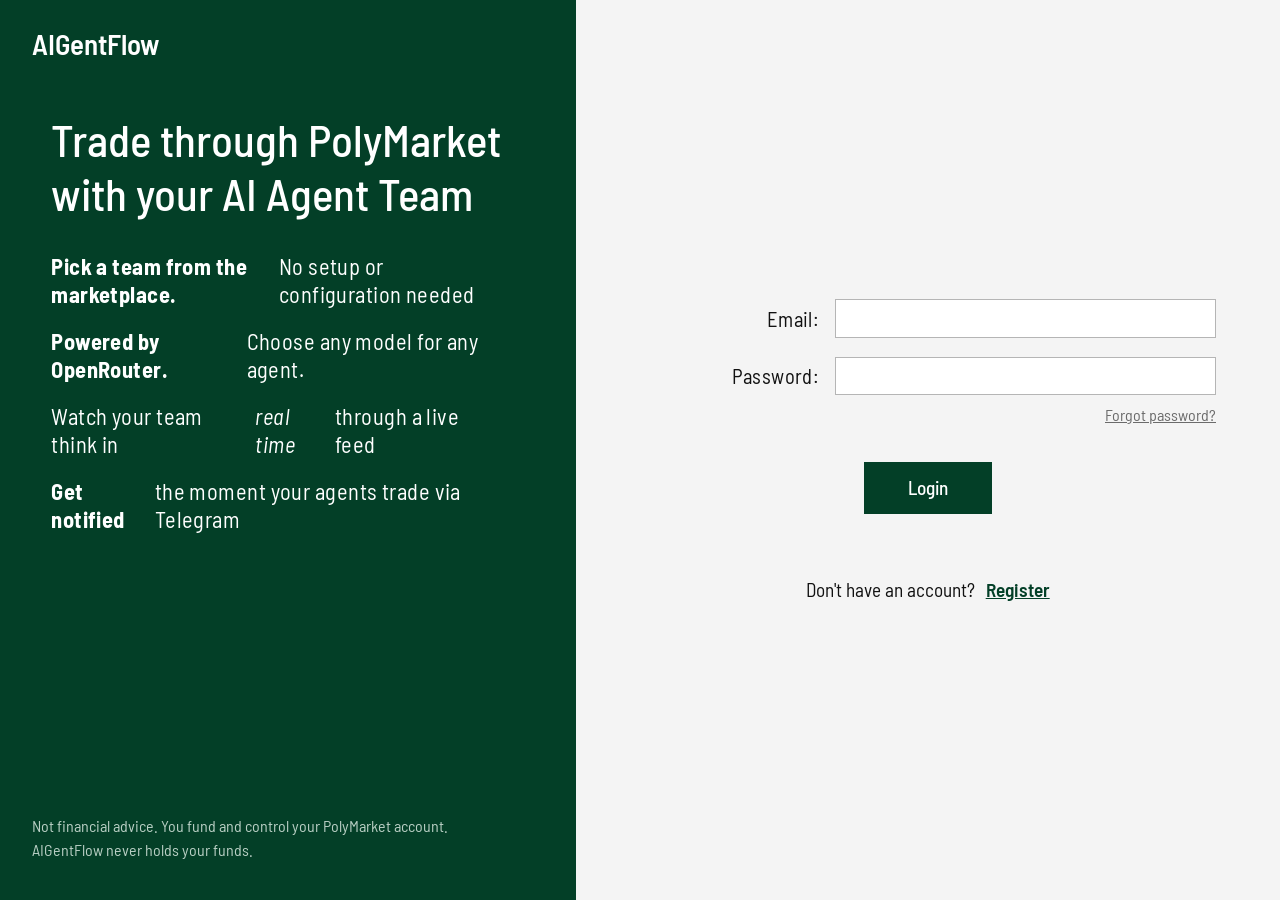
<file: index.html>
<!DOCTYPE html>
<html lang="en">
    <head>
        <meta charset="UTF-8">
        <meta name="viewport" content="width=device-width, initial-scale=1">
        <title>AIGentFlow - Login</title>
        <link rel="preconnect" href="https://fonts.googleapis.com">
        <link rel="preconnect" href="https://fonts.gstatic.com" crossorigin>
        <link href="https://fonts.googleapis.com/css2?family=Barlow+Semi+Condensed:wght@400;500;600&display=swap" rel="stylesheet">
        <link rel="stylesheet" href="./assets/styles/main.css">
    </head>

    <body class="page-login">
        <main class="auth">

            <!-- Website info -->
            <section class="info">
                <div class="info__logo">AIGentFlow</div>

                <h1 class="info__title">Trade through PolyMarket with your AI Agent Team</h1>

                <ul class="features">
                    <li><strong>Pick a team from the marketplace.</strong> No setup or configuration needed</li>
                    <li><strong>Powered by OpenRouter.</strong> Choose any model for any agent.</li>
                    <li>Watch your team think in <i>real time</i> through a live feed</li>
                    <li><strong>Get notified</strong> the moment your agents trade via Telegram</li>
                </ul>

                <p class="info__disclaimer">
                    Not financial advice. You fund and control your PolyMarket account. AIGentFlow never holds your funds.
                </p>
            </section>

            <!-- Login form -->
            <section class="login">
                <form id="login-form" class="login__form" novalidate>
                    <div class="field">
                        <label for="email">Email:</label>
                        <input class="input" type="email" id="email" name="email" autocomplete="email" required>
                    </div>

                    <div class="field">
                        <label for="password">Password:</label>
                        <input class="input" type="password" id="password" name="password" autocomplete="current-password" required>
                    </div>

                    <!-- added a placeholder # link for resetting password -->
                    <a class="login__forgot" href="#">Forgot password?</a>

                    <p id="form-error" class="login__error" role="alert" hidden></p>

                    <button type="submit" class="btn btn--lg">Login</button>

                    <p class="login__register">
                        Don't have an account? <a href="register.html">Register</a>
                    </p>
                </form>
            </section>

        </main>
        <!-- Needed for calling redirectifLoggedIn (utilizes session ID to skip login page) -->
        <script src="./assets/scripts/auth.js"></script>
        <script type="module" src="./assets/scripts/main.js"></script>
        <script>
            redirectIfLoggedIn();
        </script>
    </body>
</html>
</file>
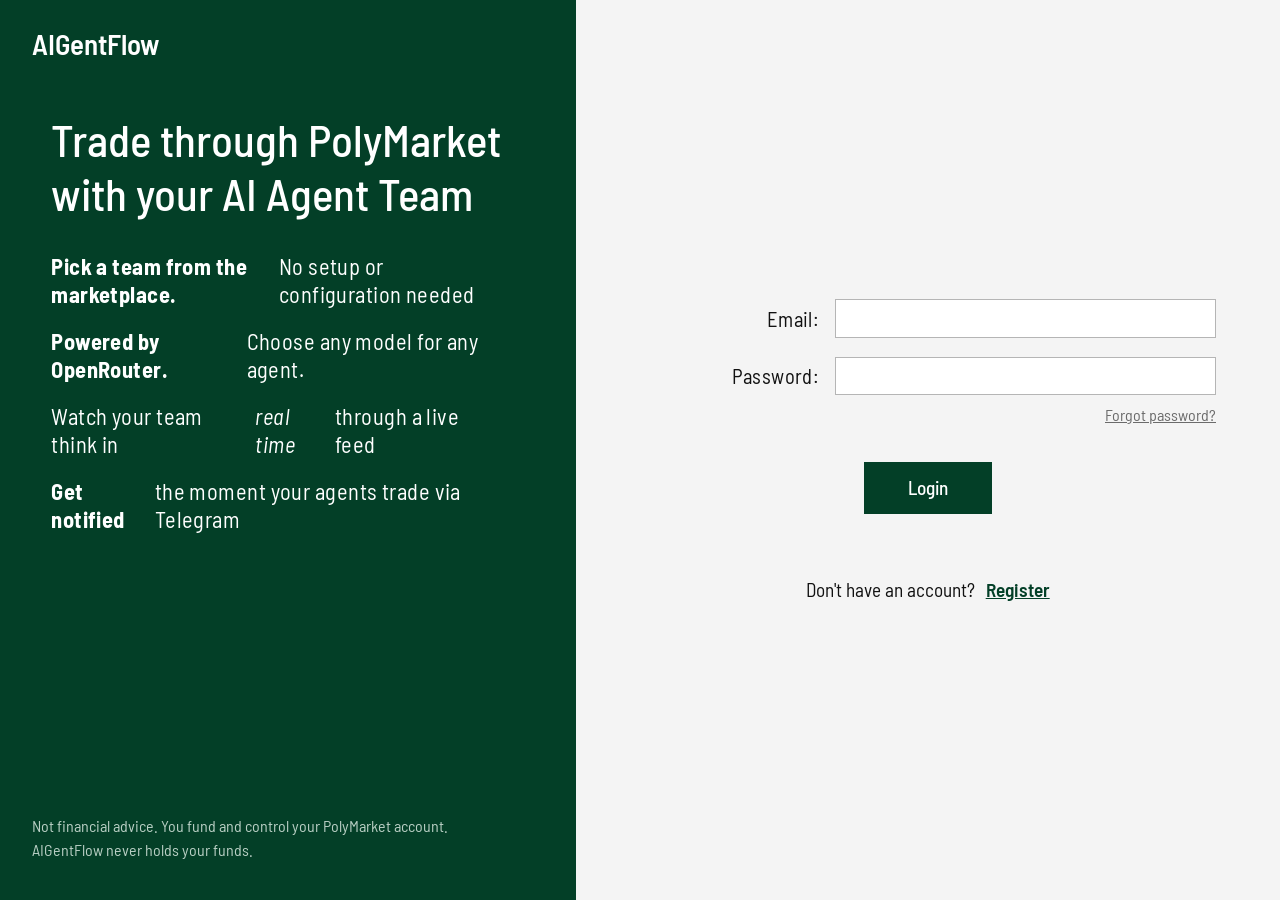
<file: admin.html>
<!DOCTYPE html>
<html lang="en">
    <head>
        <style>html { visibility: hidden; }</style>
        <script src="./assets/scripts/auth.js"></script>
        <script>
            const authReady = requireAuth();
        </script>
        <meta charset="UTF-8">
        <meta name="viewport" content="width=device-width, initial-scale=1">
        <title>AIGentFlow - Admin Panel</title>
        <link rel="preconnect" href="https://fonts.googleapis.com">
        <link rel="preconnect" href="https://fonts.gstatic.com" crossorigin>
        <link href="https://fonts.googleapis.com/css2?family=Barlow+Semi+Condensed:wght@400;500;600&display=swap" rel="stylesheet">
        <link rel="stylesheet" href="./assets/styles/main.css">
    </head>

    <body class="page-admin" data-requires-admin="true">
        <nav class="navbar" aria-label="Main">
            <a class="navbar__logo">AIGentFlow</a>

            <ul class="navbar__links">
                <li><a class="navbar__link" href="dashboard.html">Dashboard</a></li>
                <li><a class="navbar__link" href="marketplace.html">Marketplace</a></li>
                <li><a class="navbar__link" href="settings.html">Settings</a></li>
                <li id="admin-nav-item" hidden><a class="navbar__link" href="admin.html" aria-current="page">Admin</a></li>
            </ul>

            <div class="navbar__user">
                <button type="button" class="user-menu__toggle" id="user-menu-toggle"
                        aria-expanded="false" aria-controls="user-menu">
                    <span id="nav-username">username</span>
                    <span class="user-menu__caret" aria-hidden="true">▾</span>
                </button>

                <ul class="user-menu" id="user-menu" hidden>
                    <li><button type="button" class="user-menu__item" id="logout-btn">Log out</button></li>
                </ul>
            </div>
        </nav>

        <main class="container" id="admin-content" hidden>
            <header class="page-header">
                <div>
                    <h1 class="page-title">Admin Control Panel</h1>
                    <p class="page-description">
                        Search users and manage account access.
                    </p>
                </div>

                <button class="btn" id="refresh-users" type="button">
                    Refresh users
                </button>
            </header>

            <section class="card" aria-labelledby="users-heading">
                <div class="user-list-header">
                    <div>
                        <h2 class="card__title" id="users-heading">Users</h2>
                        <p class="hint" id="user-count">Loading users…</p>
                    </div>

                    <div class="search-field">
                        <label for="user-search">Search users</label>
                        <input
                            class="input"
                            id="user-search"
                            type="search"
                            placeholder="Search by username, uid, role, or ban message"
                            autocomplete="off"
                        >
                    </div>
                </div>

                <p
                    class="status"
                    id="admin-status"
                    role="status"
                    aria-live="polite"
                ></p>

                <div class="table-wrapper">
                    <table class="user-table">
                        <caption class="visually-hidden">
                            User accounts and administrative controls
                        </caption>

                        <thead>
                            <tr>
                                <th scope="col">Member</th>
                                <th scope="col">Role</th>
                                <th scope="col">Ban status</th>
                                <th scope="col">Ban details (UTC)</th>
                                <th scope="col">Actions</th>
                            </tr>
                        </thead>

                        <tbody id="user-table-body">
                            <tr>
                                <td colspan="5">Loading users…</td>
                            </tr>
                        </tbody>
                    </table>
                </div>

                <p class="empty-state" id="empty-state" hidden>
                    No users match your search.
                </p>
            </section>
        </main>
        <div class="container" id="admin-loading" role="status">
            Checking administrator access…
        </div>
        <dialog class="modal" id="ban-dialog">
            <form class="modal__content" id="ban-form">
                <header class="modal__header">
                    <div>
                        <h2 class="modal__title">Ban member</h2>
                        <p id="ban-member-name"></p>
                    </div>

                    <button
                        class="btn btn--secondary"
                        id="close-ban-dialog"
                        type="button"
                        aria-label="Close ban dialog"
                    >
                        Close
                    </button>
                </header>

                <input id="ban-user-id" name="user_id" type="hidden">

                <fieldset class="form-group">
                    <legend>Ban type</legend>

                    <label>
                        <input
                            type="radio"
                            name="ban_type"
                            value="temporary"
                            checked
                        >
                        Temporary
                    </label>

                    <label>
                        <input
                            type="radio"
                            name="ban_type"
                            value="permanent"
                        >
                        Permanent
                    </label>
                </fieldset>

                <div class="form-group" id="ban-end-group">
                    <label for="ban-end-time">Ban ends</label>
                    <input
                        class="input"
                        id="ban-end-time"
                        name="end_time"
                        type="datetime-local"
                        required
                    >
                </div>

                <div class="form-group">
                    <label for="ban-reason">Reason</label>
                    <textarea
                        class="input"
                        id="ban-reason"
                        name="reason"
                        rows="4"
                        maxlength="500"
                        required
                    ></textarea>
                </div>

                <p
                    class="status"
                    id="ban-form-status"
                    role="status"
                    aria-live="polite"
                ></p>

                <div class="modal__actions">
                    <button
                        class="btn btn--secondary"
                        id="cancel-ban"
                        type="button"
                    >
                        Cancel
                    </button>

                    <button class="btn btn--danger" type="submit">
                        Confirm ban
                    </button>
                </div>
            </form>
        </dialog>
        <dialog class="modal" id="teams-dialog" aria-labelledby="teams-dialog-title">
            <form class="modal__content" id="teams-form">
                <header class="modal__header">
                    <div>
                        <h2 class="modal__title" id="teams-dialog-title">Manage agent teams</h2>
                        <p id="teams-member-name"></p>
                    </div>

                    <button
                        class="btn btn--secondary"
                        id="close-teams-dialog"
                        type="button"
                        aria-label="Close agent teams dialog"
                    >
                        Close
                    </button>
                </header>

                <input id="teams-user-id" name="user_id" type="hidden">

                <fieldset class="form-group teams-fieldset">
                    <legend>Agent teams</legend>
                    <div class="teams-list" id="teams-list"></div>
                    <p class="empty-state" id="teams-empty" hidden>
                        No agent teams available.
                    </p>
                </fieldset>

                <p
                    class="status"
                    id="teams-form-status"
                    role="status"
                    aria-live="polite"
                ></p>

                <div class="modal__actions">
                    <button class="btn btn--secondary" id="cancel-teams" type="button">
                        Cancel
                    </button>
                    <button class="btn" id="save-teams" type="submit" disabled>
                        Save
                    </button>
                </div>
            </form>
        </dialog>
        <script type="module" src="./assets/scripts/admin.js"></script>
        <script>
            authReady.then(user => { if (user) renderNavbar(user); });
        </script>
    </body>
</html>
</file>
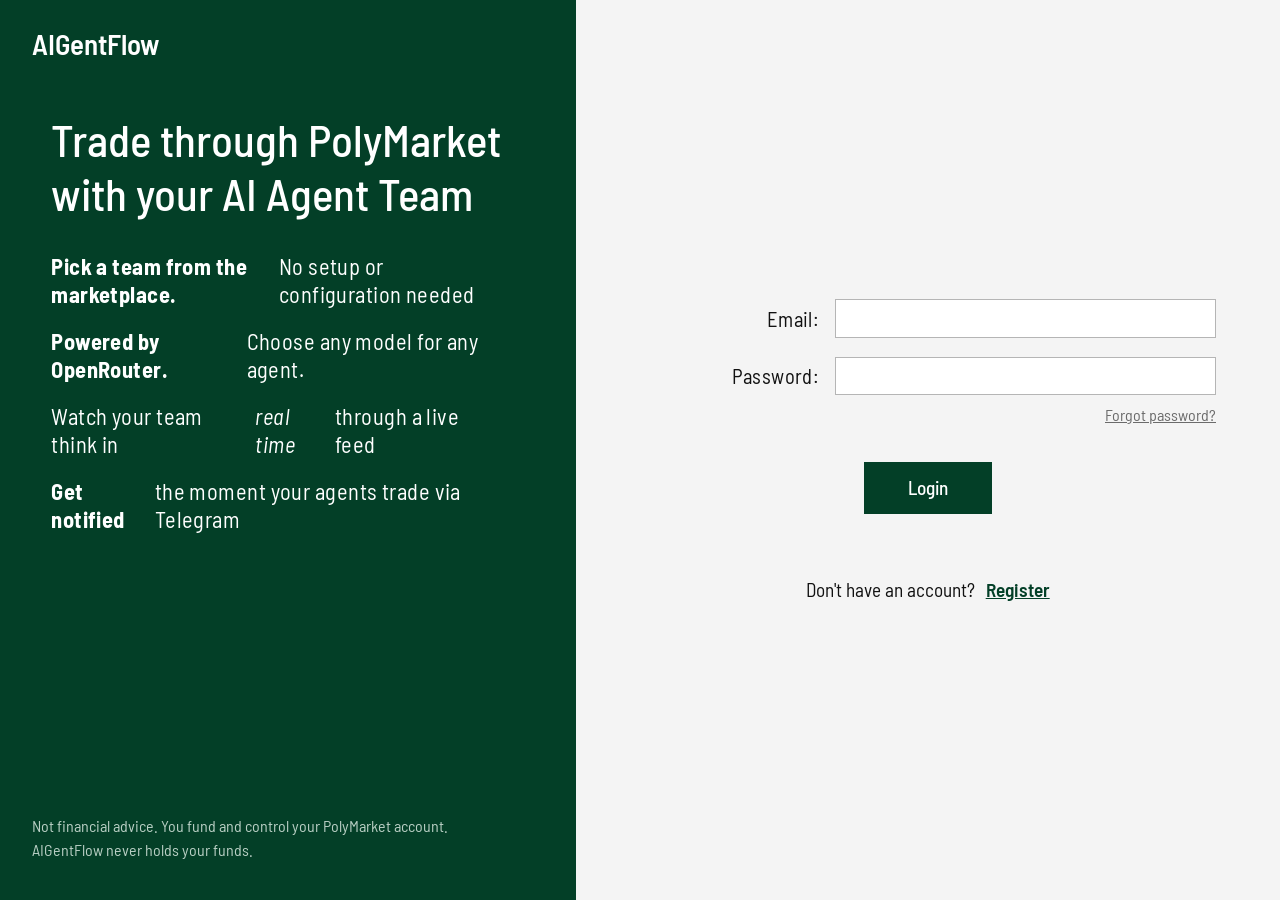
<file: dashboard.html>
<!DOCTYPE html>
<html lang="en">
    <head>
        <style>html { visibility: hidden; }</style>
        <script src="./assets/scripts/auth.js"></script>
        <script>
            const authReady = requireAuth();
        </script>
        <meta charset="UTF-8">
        <meta name="viewport" content="width=device-width, initial-scale=1">
        <title>AIGentFlow - My Dashboard</title>
        <link rel="preconnect" href="https://fonts.googleapis.com">
        <link rel="preconnect" href="https://fonts.gstatic.com" crossorigin>
        <link href="https://fonts.googleapis.com/css2?family=Barlow+Semi+Condensed:wght@400;500;600&display=swap" rel="stylesheet">
        <link rel="stylesheet" href="./assets/styles/main.css">
    </head>
    
    <body class="page-dashboard">

        <nav class="navbar" aria-label="Main">
            <a class="navbar__logo">AIGentFlow</a>

            <ul class="navbar__links">
                <li><a class="navbar__link" href="dashboard.html" aria-current="page">Dashboard</a></li>
                <li><a class="navbar__link" href="marketplace.html">Marketplace</a></li>
                <li><a class="navbar__link" href="settings.html">Settings</a></li>
                <li id="admin-nav-item" hidden><a class="navbar__link" href="admin.html">Admin</a></li>
            </ul>

            <div class="navbar__user">
                <button type="button" class="user-menu__toggle" id="user-menu-toggle"
                        aria-expanded="false" aria-controls="user-menu">
                    <span id="nav-username">username</span>
                    <span class="user-menu__caret" aria-hidden="true">▾</span>
                </button>

                <ul class="user-menu" id="user-menu" hidden>
                    <li><button type="button" class="user-menu__item" id="logout-btn">Log out</button></li>
                </ul>
            </div>
        </nav>

        <main class="container">
            <h1 class="page-title">Dashboard</h1>
        
            <!-- Portfolio summary and historical graph -->
<section class="stats" aria-label="Portfolio Summary">

    <div class="card portfolio-card">

        <div class="portfolio-card__header">
            <div>
                <h2 class="portfolio-card__title">
                    Portfolio Value
                </h2>

                <span class="portfolio-card__mode">
                    Paper Trading
                </span>
            </div>

            <span class="portfolio-card__value"
                  id="portfolio-value">—</span>
        </div>

        <div class="chart" id="chart-wrap" hidden>

            <canvas id="portfolio-chart"
                    role="img"
                    aria-label="Portfolio value over time"
                    hidden>
            </canvas>

            <p class="empty" id="chart-empty" hidden>
                No paper portfolio history yet.
            </p>

        </div>

    </div>

</section>
        
            <div class="dashboard-grid">
        
                <!-- team information -->
                <section aria-labelledby="teams-heading">
                    <h2 class="section-title" id="teams-heading">Your Teams</h2>
                    <div id="team-list"></div>
                    <p class="empty" id="teams-empty">
                        You don't own any teams yet. <a class="link" href="marketplace.html">Browse the marketplace</a> to get started.
                    </p>
                </section>
            
                <!-- live feed + recent activity -->
                <div>
                    <section class="card" id="live-feed" aria-labelledby="feed-heading">
                        <h2 class="card__title" id="feed-heading">Live Feed</h2>
                        <ul class="feed" id="feed-list">
                            
                        </ul>

                            <p class="empty" id="feed-empty">No activity to be shown.</p>
                        
                            <div class="card__footer" id="feed-footer" hidden>
                                <button type="button" class="card__btn" id="expand-btn">Expand</button>
                            </div>
                    </section>
            
                    <section class="card" style="margin-top:1.5rem" aria-labelledby="activity-heading">
                        <h2 class="card__title" id="activity-heading">Recent Activity</h2>
                        <table class="table">
                            <thead>
                            <tr><th>Market</th><th>Outcome</th><th>Quantity</th><th>Status</th><th>Placed At</th></tr>
                            </thead>
                            <tbody id="activity-body"></tbody>
                        </table>
                        <p class="empty" id="activity-empty">No trades yet.</p>

                        <!-- option to see earlier activity; this'll only start showing up after a sufficient amount of trades have been made -->
                        <div class="card__footer" id="activity-footer" hidden>
                            <button type="button" class="card__btn" data-action="view-feed">View Earlier Activity</button>
                        </div>
                    </section>
                </div>
            </div>
        </main>

        <!-- template for team cards -->
        <template id="team-template">
            <article class="card team-card">

                <!-- card header, contains the team's title and a toggle to make the team active/inactive -->
                <div class="team-card__margin">
                    <div class="team-card__title">
                        <h3 class="team-card__name" data-field="team_name">Example Team</h3>
                    </div>
                    
                    <div class="team-card__status">
                        <span class="status-text" data-field="active_status">Inactive</span>
                        <label class="toggle">
                            <input type="checkbox">
                            <span class="toggle__track"></span>
                        </label>
                    </div>
                </div>
                
                <!-- number of agents, team's last activity, and daily cap -->
                <p class="team-card__data"><span data-field="numAgents">0</span> agents -- Ran <span data-field="lastRun">0 seconds ago</span></p>
                <p class="team-card__cap">Daily cap -- <strong><span data-field="tradesToday">0</span> of <span data-field="userCap">0</span></strong> today</p>
                
                <!-- user-set cap with buttons to adjust it -->
                <div class="team-card__limit">
                    <div>Your cap for this team<br>Max <strong><span data-field="maxCap">0</span>/day</strong> -- set by AIGentFlow</div>
                    
                    <div class="stepper">
                        <button type="button" class="stepper__btn" data-action="decrement-cap" aria-label="Decrement cap">-</button>

                        <span class="stepper__value" data-field="userCap"></span>

                        <button type="button" class="stepper__btn" data-action="increment-cap" aria-label="Increment cap">+</button>
                    </div>
                    
                </div>

                <!-- footer of card, contains buttons for configuring agents and live feed selection -->
                <div class="team-card__margin">
                    <!-- clicking this will bring up a modal for the user to select which models they'd like their agents to use -->
                    <button type="button" class="card__btn" data-action="configure-agents">Configure Agents</button>
                    
                    <!-- clicking this will bring up the live feed for the team -->
                    <button type="button" class="card__btn" data-action="view-feed">View Live Feed</button>
                </div>
            </article>
        </template>

        <!-- template for messages viewed from the live feed card -->
        <template id="feed-item-template">
            <!-- time, bullet point, and message -->
            <li class="feed__item">
                <time data-field="time">00:00</time>
                <span class="feed__dot" data-dot></span>
                <span data-field="summary">Example message</span>
            </li>
        </template>

        <!-- template for messages viewed after expanding the live feed window -->
        <template id="feed-message-template">
            <div class="feed-msg">
                <time class="feed-msg__time" data-field="time">00:00</time>
                <span class="feed-msg__dot" data-dot></span>
                <p class="feed-msg__text" data-field="text">Example message</p>
            </div>
        </template>

        <!-- Agent configuration modal, allows users to change an agent's name as well as the model it uses -->
        <dialog class="modal" id="agents-dialog" aria-labelledby="agents-title">
            <form class="modal__content">

                <h2 class="modal__header" id="agents-title">Agent Configuration</h2>

                <!-- select dropdown of which agent to configure -->
                <fieldset class="form-group">
                    <div class="modal__actions">
                        <label for="agent-select">Agent:</label>

                        <select class="input select" id="agent-select">
                        </select>
                    </div>
                </fieldset>
      
                <!-- input textbox for the agent's name -->
                <fieldset class="form-group">
                    <div class="modal__actions">
                        <label for="agent-name">Name:</label>

                        <input class="input" type="text" maxlength="50" id="agent-name" readonly>
                    </div>
                </fieldset>

                <!-- select dropdown of which language model to use for that agent -->
                <fieldset class="form-group">
                    <div class="modal__actions">
                        <label for="agent-model">Model:</label>

                        <select class="input select" id="agent-model">
                        </select>
                    </div>
                </fieldset>

                <div class="agents-modal__footer">
                    <button type="button" class="btn" id="agents-cancel">Cancel</button>
                    <button type="button" class="btn" id="agents-save">Save</button>
                </div>
            </form>
        </dialog>

        <!-- expanded feed window -->
        <dialog class="feed-modal" id="feed-dialog" aria-labelledby="feed-modal-title">
            <header class="feed-modal__header">
                <h2 class="feed-modal__title" id="feed-modal-title">Live Feed</h2>
                <button type="button" class="btn" id="feed-close" aria-label="Close live feed">Close</button>
            </header>
        
            <div class="feed-modal__layout">
                <!-- navigation menu to switch between teams from the expanded window -->
                <nav aria-label="Teams">
                    <ul class="feed-modal__teams" id="feed-teams">
                        
                    </ul>
                </nav>

                <!-- section to view the messages agents send -->
                <div class="feed-modal__messages" id="feed-messages" role="log" aria-label="Agent messages">
                    
                </div>
            </div>
        </dialog>

        <!--Displays information about a purchased team-->
        <dialog class="modal" id="team-details-dialog">

                <div class="modal__content">
                    <h2 class="modal__header" id="details-team-name">
                        Team Details
                    </h2>

                    <p>
                        <strong>Status: </strong>
                        <span id= "details-team-status"></span>
                    </p>

                    <p>
                        <strong>Daily Trading Cap: </strong>
                        <span id= "details-team-cap"></span>
                    </p>

                    <p>
                        <strong>Team ID: </strong>
                        <span id= "details-team-id"></span>
                    </p>

                    <div class= "agents-modal__footer">
                        <button type="button" class="btn"
                            id="details-close"> Close </button>
                    </div>
                </div>
        </dialog>
        <script type="module" src="./assets/scripts/main.js"></script>
        <script type="module" src="./assets/scripts/dashboard.js"></script>
        <script>
            authReady.then(user => { if (user) renderNavbar(user); });
        </script>
    </body>
</html>
</file>
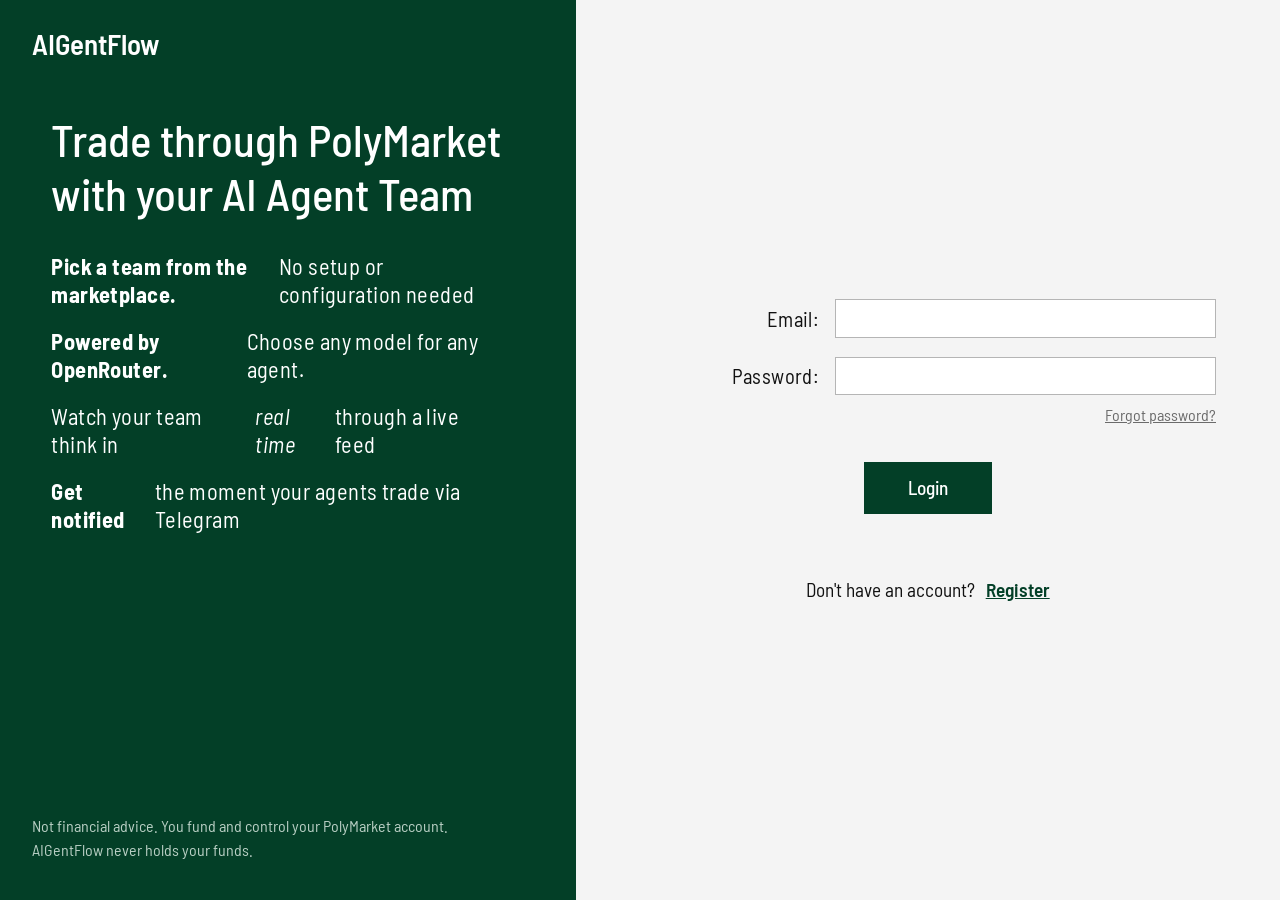
<file: marketplace.html>
<!DOCTYPE html>
<html lang="en">
    <head>
        <style>html { visibility: hidden; }</style>
        <script src="./assets/scripts/auth.js"></script>
        <script>
            const authReady = requireAuth();
        </script>
        <meta charset="UTF-8">
        <meta name="viewport" content="width=device-width, initial-scale=1">
        <title>AIGentFlow - Marketplace</title>
        <link rel="preconnect" href="https://fonts.googleapis.com">
        <link rel="preconnect" href="https://fonts.gstatic.com" crossorigin>
        <link href="https://fonts.googleapis.com/css2?family=Barlow+Semi+Condensed:wght@400;500;600&display=swap" rel="stylesheet">
        <link rel="stylesheet" href="./assets/styles/main.css">
    </head>

    <body class="page-marketplace">

        <nav class="navbar" aria-label="Main">
            <a class="navbar__logo">AIGentFlow</a>

            <ul class="navbar__links">
                <li><a class="navbar__link" href="dashboard.html">Dashboard</a></li>
                <li><a class="navbar__link" href="marketplace.html" aria-current="page">Marketplace</a></li>
                <li><a class="navbar__link" href="settings.html">Settings</a></li>
                <li id="admin-nav-item" hidden><a class="navbar__link" href="admin.html">Admin</a></li>
            </ul>

            <div class="navbar__user">
                <button type="button" class="user-menu__toggle" id="user-menu-toggle"
                        aria-expanded="false" aria-controls="user-menu">
                    <span id="nav-username">username</span>
                    <span class="user-menu__caret" aria-hidden="true">▾</span>
                </button>

                <ul class="user-menu" id="user-menu" hidden>
                    <li><button type="button" class="user-menu__item" id="logout-btn">Log out</button></li>
                </ul>
            </div>
        </nav>

        <main class="container">
            <h1 class="page-title">Marketplace</h1>

            <p class="checkout-status" id="checkout-status" hidden></p>

            <!-- mock teams for testing checkout; the data-team ids have to match MOCK_TEAMS in backend/main.py -->
            <section class="team-grid" aria-label="Teams for sale">
                <div class="card team">
                    <h2 class="card__title">Geopolitics Team</h2>
                    <p class="team__price">$9.99</p>
                    <button class="btn" type="button" data-team="mock-geopolitics">Buy</button>
                </div>
                <div class="card team">
                    <h2 class="card__title">Sports Betting Team</h2>
                    <p class="team__price">$14.99</p>
                    <button class="btn" type="button" data-team="mock-sports-betting">Buy</button>
                </div>
                <div class="card team">
                    <h2 class="card__title">Weather Team</h2>
                    <p class="team__price">$0.00</p>
                    <button class="btn" type="button" data-team="mock-weather">Buy</button>
                </div>
            </section>
        </main>
        <script type="module" src="./assets/scripts/main.js"></script>
        <script>
            authReady.then(user => { if (user) renderNavbar(user); });
        </script>
    </body>
</html>
</file>
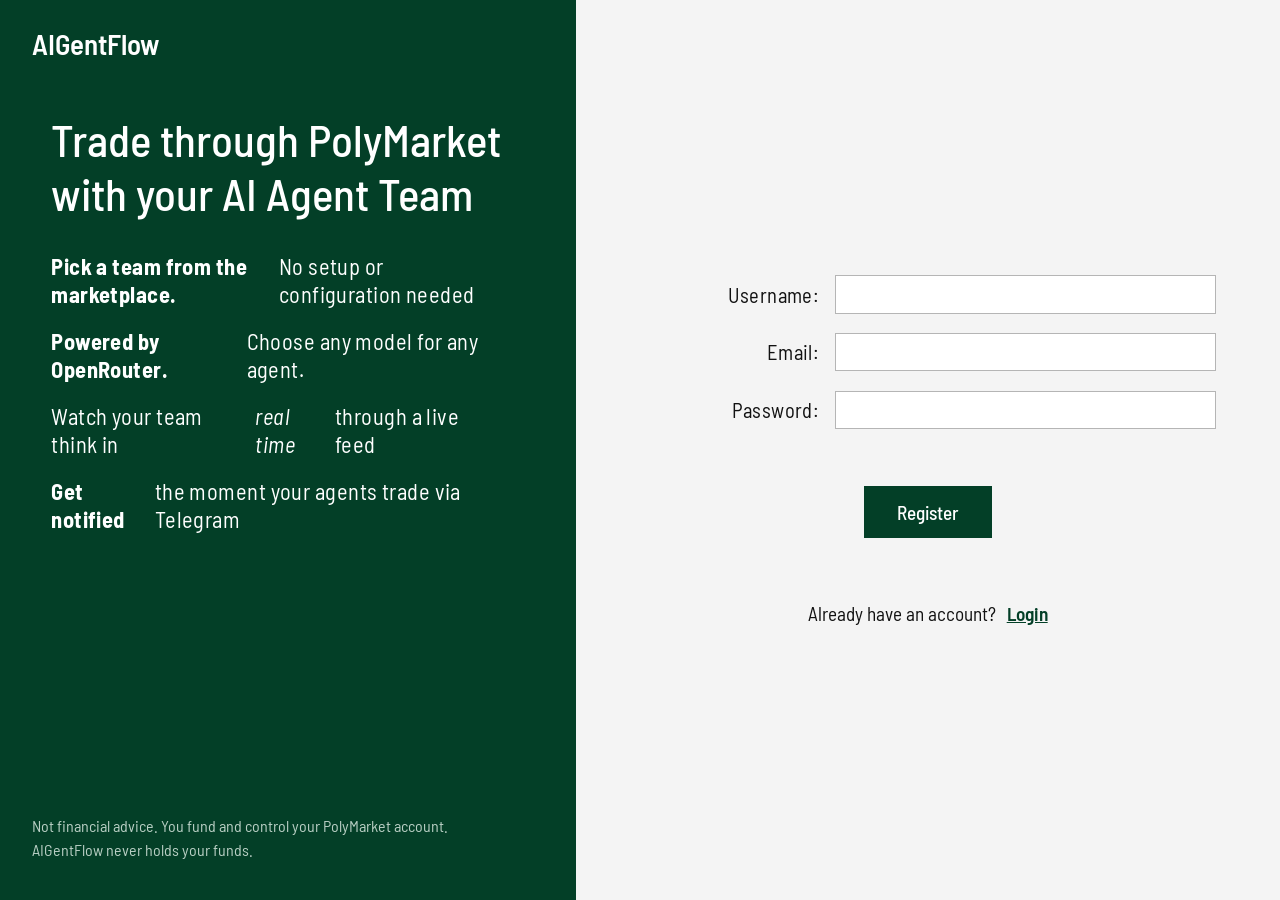
<file: register.html>
<!DOCTYPE html>
<html lang="en">
    <head>
        <meta charset="UTF-8">
        <meta name="viewport" content="width=device-width, initial-scale=1">
        <title>AIGentFlow - Register</title>
        <link rel="preconnect" href="https://fonts.googleapis.com">
        <link rel="preconnect" href="https://fonts.gstatic.com" crossorigin>
        <link href="https://fonts.googleapis.com/css2?family=Barlow+Semi+Condensed:wght@400;500;600&display=swap" rel="stylesheet">
        <link rel="stylesheet" href="./assets/styles/main.css">
    </head>

    <body class="page-login">
        <main class="auth">

            <!-- Website info -->
            <section class="info">
                <div class="info__logo">AIGentFlow</div>

                <h1 class="info__title">Trade through PolyMarket with your AI Agent Team</h1>

                <ul class="features">
                    <li><strong>Pick a team from the marketplace.</strong> No setup or configuration needed</li>
                    <li><strong>Powered by OpenRouter.</strong> Choose any model for any agent.</li>
                    <li>Watch your team think in <i>real time</i> through a live feed</li>
                    <li><strong>Get notified</strong> the moment your agents trade via Telegram</li>
                </ul>

                <p class="info__disclaimer">
                    Not financial advice. You fund and control your PolyMarket account. AIGentFlow never holds your funds.
                </p>
            </section>

            <!-- Register form -->
            <section class="login">
                <form id="register-form" class="login__form" novalidate>
                    <div class="field">
                        <label for="username">Username:</label>
                        <input class="input" type="text" id="username" name="username" autocomplete="username" required>
                    </div>

                    <div class="field">
                        <label for="email">Email:</label>
                        <input class="input" type="email" id="email" name="email" autocomplete="email" required>
                    </div>

                    <div class="field">
                        <label for="password">Password:</label>
                        <input class="input" type="password" id="password" name="password" autocomplete="new-password" minlength="6" required>
                    </div>

                    <p id="form-error" class="login__error" role="alert" hidden></p>

                    <button type="submit" class="btn btn--lg">Register</button>

                    <p class="login__register">
                        Already have an account? <a href="index.html">Login</a>
                    </p>
                </form>
            </section>

        </main>

        <script type="module" src="./assets/scripts/main.js"></script>
    </body>
</html>
</file>
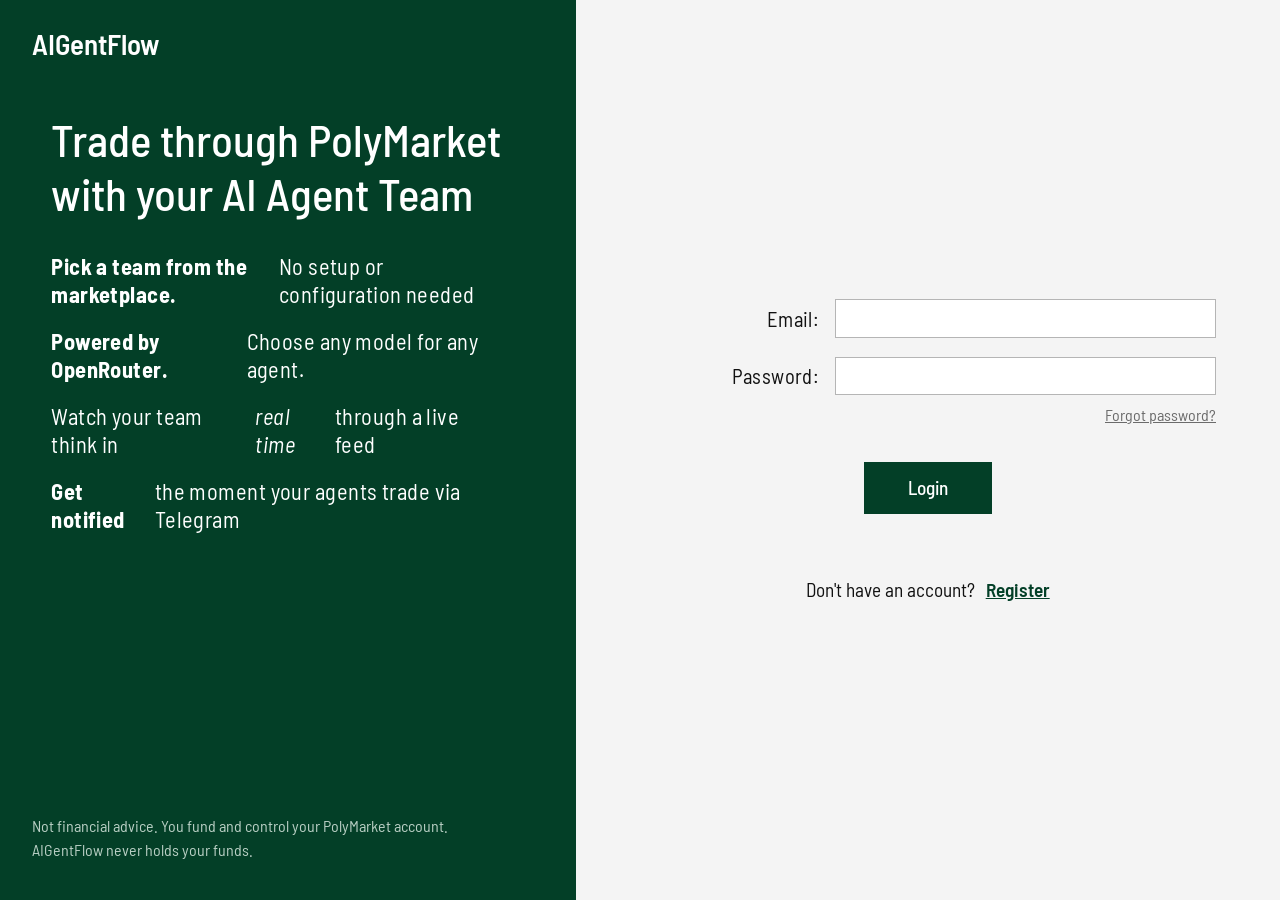
<file: settings.html>
<!DOCTYPE html>
<html lang="en">
    <head>
        <style>html { visibility: hidden; }</style>
        <script src="./assets/scripts/auth.js"></script>
        <script>
            const authReady = requireAuth();
        </script>
        <meta charset="UTF-8">
        <meta name="viewport" content="width=device-width, initial-scale=1">
        <title>AIGentFlow - Settings</title>
        <link rel="preconnect" href="https://fonts.googleapis.com">
        <link rel="preconnect" href="https://fonts.gstatic.com" crossorigin>
        <link href="https://fonts.googleapis.com/css2?family=Barlow+Semi+Condensed:wght@400;500;600&display=swap" rel="stylesheet">
        <link rel="stylesheet" href="./assets/styles/main.css">
    </head>

    <body class="page-settings">
        <nav class="navbar" aria-label="Main">
            <a class="navbar__logo">AIGentFlow</a>

            <ul class="navbar__links">
                <li><a class="navbar__link" href="dashboard.html">Dashboard</a></li>
                <li><a class="navbar__link" href="marketplace.html">Marketplace</a></li>
                <li><a class="navbar__link" href="settings.html" aria-current="page">Settings</a></li>
                <li id="admin-nav-item" hidden><a class="navbar__link" href="admin.html">Admin</a></li>
            </ul>

            <div class="navbar__user">
                <button type="button" class="user-menu__toggle" id="user-menu-toggle"
                        aria-expanded="false" aria-controls="user-menu">
                    <span id="nav-username">username</span>
                    <span class="user-menu__caret" aria-hidden="true">▾</span>
                </button>

                <ul class="user-menu" id="user-menu" hidden>
                    <li><button type="button" class="user-menu__item" id="logout-btn">Log out</button></li>
                </ul>
            </div>
        </nav>

        <main class="container">
            <h1 class="page-title">Settings</h1>

            <div class="settings-grid">

                <!-- API keys section -->
                <section class="card" aria-labelledby="api-heading">
                    <h2 class="card__title" id="api-heading">API Keys</h2>
                    <p>Your Agents trade with your own accounts. Keys are encrypted at rest and only decrypted in memory when a run needs them.</p>

                    <!-- openrouter key section -->
                    <label class="card__subtitle" for="openrouter-key">OpenRouter API key</label>
                    <div class="key-row">
                        <input class="input" id="openrouter-key" spellcheck="false">

                        <!-- this saves the entered key and displays a status below the textbox after saving -->
                        <button type="button" class="btn" data-target="openrouter-key" data-status="openrouter-status">Save</button>
                    </div>

                    <p class="hint">Used to run every agent across every team you own.</p>

                    <!-- this displays confirmation that the API key was saved successfully, currently empty when the user loads the page -->
                    <p class="status" id="openrouter-status" role="status"></p>

                    <hr class="divider">

                    <!-- polymarket api key section, just about the same layout as the openrouter key section -->
                    <label class="card__subtitle" for="polymarket-key-id">Polymarket Key ID</label>
                    <input class="input" id="polymarket-key-id" spellcheck="false" autocomplete="off">

                    <label class="card__subtitle" for="polymarket-secret">Polymarket Secret Key</label>
                    <div class="key-row">
                        <input class="input" type="password" id="polymarket-secret" spellcheck="false" autocomplete="off">

                        <!-- one save button covers both Polymarket fields -->
                        <button type="button" class="btn" data-target="polymarket-key-id" data-status="polymarket-status">Save</button>
                    </div>

                    <p class="hint">From polymarket.us/developer. Used to place your teams' trades.</p>

                    <p class="status" id="polymarket-status" role="status"></p>

                </section>

                <!-- telegram linking section -->
                <section class="card" aria-labelledby="telegram-heading">
                    <h2 class="card__title" id="telegram-heading">Telegram Notifications</h2>
                    <p>Get a notification the moment your Agents trade, get blocked, or finish a run.</p>

                    <ol class="steps">
                        <!-- @AIGentFlow_Bot can just be a placeholder for the telegram username right now -->
                        <li>Open Telegram and search for <strong>@AIGentFlow_Bot</strong></li>
                        <li>Send <strong>/start</strong> and paste the code it gives you below</li>
                        <li>Confirm the link below</li>
                    </ol>

                    <div class="key-row">
                        <input class="input" type="text" id="link-code" aria-label="Telegram linking code" autocomplete="off" spellcheck="false">
                        <button type="button" class="btn" id="link-btn">Link</button>
                    </div>
                    
                    <!-- same logic as polymarket-status, displays a message that the account is linked with telegram -->
                    <p class="status" id="link-status" role="status"></p>

                    <h3 class="card__subtitle">Notify me for...</h3>
                    <div class="toggle-row">
                        <span>When a trade executes</span>
                        <label class="toggle">
                            <input type="checkbox">
                            <span class="toggle__track"></span>
                        </label>
                    </div>

                    <div class="toggle-row">
                        <span>When a trade is blocked by compliance</span>
                        <label class="toggle">
                            <input type="checkbox">
                            <span class="toggle__track"></span>
                        </label>
                    </div>
                    
                    <div class="toggle-row">
                        <span>A daily summary of your activity</span>
                        <label class="toggle">
                            <input type="checkbox">
                            <span class="toggle__track"></span>
                        </label>
                    </div>
                </section>

            </div>

            <!-- disclaimers section -->
            <section class="disclaimer-bar" aria-labelledby="disclaimer-heading">
                <h2 class="disclaimer-bar__title" id="disclaimer-heading">Disclaimers Accepted</h2>

                <p class="disclaimer-bar__text">
                    Not financial advice • No fund custody • Risk disclosure
                </p>
            </section>

        </main>
        <script type="module" src="./assets/scripts/main.js"></script>
        <script>
            authReady.then(user => { if (user) renderNavbar(user); });
        </script>
    </body>
</html>
</file>
<file: assets/styles/main.css>
/*
AIGentFlow CSS
  contains:
  - root components
  - common components
  - login components
  - dashboard components
  - settings panel components
  - marketplace components
  - admin panel components
  - logout/nav-username components
*/

/* ** root components ** */
:root {
  /* colors */
  --surface: #f4f4f4;
  --green-primary: #033f27;       /* for page banners */
  --green-secondary: #055430;     /* navbar, buttons, toggle switches, links */
  --green-tertiary: #0a8a4b;
  --green-owned: #b3e9c7;         /* for the 'owned' button in the marketplace */
  
  --text-light: #ffffff;
  --text-muted-light: #b9cfc4;
  --text-dark: #111111;
  --text-muted-dark: #6b6b6b;
  
  --border-light: #b5b5b5;
  --border-dark: #111111;
  
  --positive: #0a8a4b;
  --pending: #8a9a00;
  --negative: #b3261e;

  --font: "Barlow Semi Condensed", sans-serif;
}

*, *::before, *::after { box-sizing: border-box; }

html { font-size: 80%; }

body {
  margin: 0;
  min-height: 100vh;
  font-family: var(--font);
  color: var(--text-dark);
  background: var(--surface);
}

a:focus-visible, button:focus-visible, .input:focus-visible {
  outline: 1px solid var(--green-tertiary);
  outline-offset: 1px;
}


/* ** common components ** */

/* containers, pages, sections, and text */
.container { max-width: 120rem; margin: 0 auto; padding: 2rem 2.5rem 2rem; }
.page-title { margin: 0 0 1.5rem; font-size: 2.5rem; font-weight: 500; }
.section-title { margin: 0 0 1rem; font-size: 2rem; font-weight: 500; }
.muted { color: var(--text-muted-dark); }
.hint { margin: .5rem 0 0 .75rem; font-size: 1rem; color: var(--text-muted-dark); }

/* current navbar */
.navbar {
  display: flex;
  align-items: center;
  gap: 1.5rem;
  height: 5rem;
  padding: 0 2rem;
  background: var(--green-secondary);
  color: var(--text-light);
}

.navbar__logo {
  display: flex;
  align-items: center;
  gap: 1rem;
  font-size: 2.25rem;
  font-weight: 600;
  color: inherit;
  text-decoration: none;
}

.navbar__logo::after { content: "\2022"; font-size: 1.5rem; }
.navbar__links { display: flex; gap: 2.5rem; list-style: none; margin: 0 0 0 .5rem; padding: 0; }
.navbar__admin__links { display: flex; gap: 2.5rem; list-style: none; margin: 0 0 0 .5rem; padding: 0; }
.navbar__link { font-size: 1.75rem; color: inherit; }
.navbar__link[aria-current="page"] { font-weight: 500; }
.navbar__user { margin-left: auto; display: flex; align-items: center; gap: 1rem; font-size: 1.5rem; }

/* buttons */
.btn {
  display: inline-block;
  padding: .5rem 1.5rem;
  font: inherit;
  font-size: 1.5rem;
  font-weight: 500;
  text-align: center;
  text-decoration: none;
  color: var(--text-light);
  background: var(--green-secondary);
  border: 0;
  border-radius: 0;
  cursor: pointer;
}
.btn:hover { background: var(--green-tertiary); }
.btn--block { display: block; width: 100%; }
.btn--lg { width: 10rem; height: 4rem; font-size: 1.5rem; font-weight: 500; }
.btn--owned, .btn--owned:hover { background: var(--green-owned); color: var(--green-primary); cursor: default; }
.btn:disabled { opacity: .5; cursor: not-allowed; }

/* links (green) */
.link { color: var(--green-secondary); }

/* input textboxes */
.input {
  width: 100%;
  height: 3rem;
  padding: 0 .75rem;
  font: inherit;
  font-size: 1.25rem;
  background: #fff;
  border: 1px solid var(--border-light);
  border-radius: 0;
}

/* bordered cards */
.card { background: var(--surface); border: 1px solid var(--border-dark); padding: 1.25rem; }
.card__title { margin: 0 0 .75rem; font-size: 1.75rem; font-weight: 500; }
.card__subtitle { display: block; margin: 1.25rem 0 .5rem; font-size: 1.5rem; font-weight: 500; }

/* toggle switches */
.toggle { position: relative; display: inline-block; flex: none; width: 3.5rem; height: 1.75rem; }
.toggle input { position: absolute; inset: 0; z-index: 1; margin: 0; opacity: 0; cursor: pointer; }
.toggle__track { position: absolute; inset: 0; background: #9a9a9a; border-radius: 999px; transition: background .25s; }

.toggle__track::after {
  content: "";
  position: absolute; top: 50%; left: .2rem;
  width: 1.25rem; height: 1.25rem;
  background: #fff; border-radius: 50%;
  transform: translateY(-50%);
}

.toggle input:checked + .toggle__track { background: var(--green-secondary); }
.toggle input:checked + .toggle__track::after { left: calc(100% - 1.5rem); }
.toggle input:focus-visible + .toggle__track { outline: 1px solid var(--green-tertiary); outline-offset: 2px; }


/* ** Homepage components ** */

/* page setup */
.page-login .auth {
  display: grid;
  grid-template-columns: 45fr 55fr;
  min-height: 100vh;
}


/* info components */

.page-login .info {
  display: flex;
  flex-direction: column;
  padding: 2rem 2.5rem;
  background: var(--green-primary);
  color: var(--text-light);
}

.page-login .info__logo { font-size: 2.25rem; font-weight: 600; }

.page-login .info__title {
  margin: 4rem 0 2.5rem;
  padding-left: 1.5rem;
  max-width: 25ch;
  font-size: clamp(2.5rem, 4vw, 3.5rem);
  font-weight: 500;
}

.page-login .features {
  list-style-type: disc; margin: 0; padding: 0 0 0 1.5rem;
  display: grid; gap: 1.5rem; max-width: 35rem;
}

.page-login .features li {
  display: flex; align-items: flex-start; gap: 1rem;
  font-size: clamp(1.25rem, 2vw, 1.75rem);
  line-height: 1.25;
  letter-spacing: .02em;
}

.page-login .info__disclaimer {
  margin: auto 0 1rem; padding-top: 5rem; max-width: 35rem;
  font-size: 1.25rem; line-height: 1.5;
  color: var(--text-muted-light);
}


/* login form components */

.page-login .login { display: flex; align-items: center; justify-content: center; padding: 2rem; }
.page-login .login__form { width: 100%; max-width: 45rem; display: flex; flex-direction: column; }

.page-login .field {
  display: grid; grid-template-columns: 14rem 1fr;
  align-items: center; column-gap: 1.25rem; margin-bottom: 1.5rem;
}

.page-login .field label { text-align: right; font-size: 1.6rem; letter-spacing: .02em; }

.page-login .login__forgot {
  align-self: flex-end; margin-top: -.75rem;
  font-size: 1.25rem; color: var(--text-muted-dark);
}

.page-login .login__forgot:hover { color: var(--green-primary); }
.page-login .login__error { margin: 1rem 0 0; text-align: center; font-size: 1.1rem; color: var(--negative); }
.page-login .btn--lg { align-self: center; margin-top: 3rem; background: var(--green-primary); }
.page-login .btn--lg:hover { background: #02301d; }
.page-login .login__register { margin: 5rem 0 0; text-align: center; font-size: 1.5rem; }
.page-login .login__register a { margin-left: .5rem; font-weight: 600; color: var(--green-primary); }
.page-login .login__register a:hover { color: var(--green-tertiary); }


/* ** dashboard components ** */


/*Main porfolio card */
.page-dashboard .porfolio-card {
  width: 100%;
  padding: 1.5rem;
}

/* Portfolio header */
.page-dashboard .portfolio-card__header {
    display: flex;
    justify-content: space-between;
    align-items: center;
    flex-wrap: wrap;
    gap: 1.5rem;
}

.page-dashboard .portfolio-card__title {
    margin: 0;
    font-size: 1.75rem;
    font-weight: 500;
}

.page-dashboard .portfolio-card__mode {
    display: block;
    margin-top: 0.5rem;
    font-size: 1.1rem;
    color: var(--text-muted-dark);
}

/* Current portfolio value */
.page-dashboard .portfolio-card__value {
    font-size: 2.5rem;
    font-weight: 600;
}

/* Graph container */
.page-dashboard .chart {
    position: relative;
    width: 100%;
    height: auto;
    margin-top: 1.5rem;
}

/* Portfolio graph */
.page-dashboard #portfolio-chart {
    display: block;
    width: 100%;
    height: 260px;
}

/* Hide canvas when no data exists */
.page-dashboard #portfolio-chart[hidden],
.page-dashboard .chart[hidden],
.page-dashboard #chart-empty[hidden] {
    display: none;
}

/* Empty-state message */
.page-dashboard #chart-empty {
    padding: 2.5rem 1rem;
    text-align: center;
    font-size: 1.25rem;
    color: var(--text-muted-dark);
}

/* Smaller screens */
@media (max-width: 700px) {
    .page-dashboard .portfolio-card__header {
        align-items: flex-start;
        flex-direction: column;
    }

    .page-dashboard .portfolio-card__value {
        font-size: 2rem;
    }
}


.page-dashboard .stat { display: flex; flex-direction: column; padding: .5rem 1rem; }
.page-dashboard .stat__label { font-size: 1.25rem; }
.page-dashboard .stat__value { align-self: flex-end; font-size: 2.5rem; font-weight: 500; line-height: 1; }
.page-dashboard .stat__value--positive { color: var(--positive); }
.page-dashboard .stat__value--negative { color: var(--negative); }
.page-dashboard .stat__unit { font-size: 1.5rem; color: var(--text-muted-dark); }

.page-dashboard .chart { position: relative; height: 20rem; }


/* remaining dashboard layout setup */
.page-dashboard .dashboard-grid {
  display: grid; grid-template-columns: 1fr 1.25fr;
  gap: 2.5rem; align-items: start;
}

/* used for the Live Feed and Recent Activity cards' headers */
.page-dashboard .card__title { font-weight: 500 }

/* team cards for displaying in the dashboard */
.page-dashboard .team-card { display: grid; gap: .5rem; margin-bottom: 1.5rem; }
.page-dashboard .team-card__margin { display: flex; justify-content: space-between; align-items: center; gap: 1rem; }
.page-dashboard .team-card__title { display: flex; align-items: baseline; flex-wrap: wrap; gap: .5rem 1.5rem; }
.page-dashboard .team-card__name { margin: 0; font-size: 1.75rem; font-weight: 500; }
 
.page-dashboard .team-card__status { display: flex; align-items: center; gap: .75rem; font-size: 1.25rem; font-weight: 500; }
.page-dashboard .team-card__data { margin: 0 0 .75rem 1rem; font-size: 1.25rem; }
.page-dashboard .team-card__cap { margin: 0; font-size: 1.25rem; }
.page-dashboard .team-card__limit { display: flex; justify-content: space-between; align-items: flex-end; font-size: 1.1rem; line-height: 1.3; }
 
.page-dashboard .stepper { display: flex; align-items: center; gap: 1rem; }
.page-dashboard .stepper__btn { padding: 0 .5rem; font: inherit; font-size: 1.5rem; background: none; border: 0; cursor: pointer; }
.page-dashboard .stepper__value { min-width: 1.5rem; text-align: center; font-size: 2rem; }

/* used for buttons to Configure Agents, View Live Feed, and Expand Live Feed */
.page-dashboard .card__btn {
  padding: 0;
  font: inherit;
  font-size: 1.25rem;
  color: var(--green-secondary);
  background: none;
  border: 0;
  text-decoration: underline;
  opacity: .75;
  cursor: pointer;
}
.page-dashboard .card__btn:hover { opacity: 1; }

/* the 'View Live Agents' button could go to this state when a team's feed is already being viewed */
.page-dashboard .card__btn:disabled { color: var(--text-muted-dark); text-decoration: none; cursor: not-allowed; }

.agents-modal__footer { display: flex; justify-content: space-between; margin-top: 2rem; }


/* live feed window components */
.feed-modal {
  width: 70rem;
  height: 45rem;
  border-radius: 0.75rem;
  padding: 0;
  color: var(--text-dark);
  background: var(--card-background, #f0f6f5);
  border: 1px solid var(--border-dark);
}

.feed-modal[open] { display: flex; flex-direction: column; }
.feed-modal::backdrop { background: rgba(0, 0, 0, .65); }

.feed-modal__header {
  display: flex; justify-content: space-between; align-items: center; gap: 1rem;
  padding: 1rem 1.5rem;
  border-bottom: 1px solid var(--border-dark);
}

.feed-modal__title { margin: 0; font-size: 1.75rem; font-weight: 500; }

.feed-modal__layout { display: grid; grid-template-columns: 15rem 1fr; flex: 1; min-height: 0; }

/* sidebar list  for team selection */
.feed-modal__teams { margin: 0; padding: 0; list-style: none; overflow-y: auto; border-right: 1px solid var(--border-dark); }

.feed-modal__teams button {
  display: block; width: 100%;
  padding: 1rem 1.25rem;
  font: inherit; font-size: 1.5rem; text-align: left;
  background: none; border: 0; cursor: pointer;
}

.feed-modal__teams button:hover { background: #e9e9e9; }
/*chaning highlight color 
.feed-modal__teams button[aria-current="true"] { font-weight: 500; background: #e2e2e2; } */

/* Currently selected team */
.feed-modal__teams button[aria-current="true"] {
    background: var(--green-secondary);
    color: var(--text-light);
    font-weight: 600;
}

/* Hover effect for unselected teams */
.feed-modal__teams button:not([aria-current="true"]):hover {
    background: #dce7e2;
}

@media (max-width: 700px) {
  .feed-modal__layout { grid-template-columns: 1fr; grid-template-rows: auto 1fr; }
  .feed-modal__teams { display: flex; overflow-x: auto; border-right: 0; border-bottom: 1px solid var(--border-dark); }
  .feed-modal__teams button { white-space: nowrap; }
}

.feed-modal__messages { display: flex; flex-direction: column; gap: 1.5rem; padding: 1.5rem 2rem; overflow-y: auto; }
.feed-modal__empty { margin: 0; font-size: 1.25rem; color: var(--text-muted-dark); }


/* feed components */

/* feed viewed from dashboard */
.page-dashboard .feed { list-style: none; margin: 0; padding: 0; display: grid; gap: .25rem; font-size: 1.25rem; }
.page-dashboard .feed__item { display: grid; grid-template-columns: 3.5rem .75rem 1fr; gap: .75rem; align-items: start; }
.page-dashboard .feed__dot { width: .75rem; height: .75rem; margin-top: .5rem; background: var(--dot, var(--text-muted-dark)); }
 
/* feed viewed from live feed window */
.feed-msg { display: flex; align-items: center; gap: .75rem; font-size: 1.25rem; }
.feed-msg__time { color: var(--text-muted-dark); }
.feed-msg__dot { flex: none; width: .75rem; height: .75rem; background: var(--dot, var(--text-muted-dark)); }
.feed-msg__text { margin: .25rem; font-size: 1.5rem; line-height: 1.5; }


/* activity table components */
.page-dashboard .table { width: 100%; border-collapse: collapse; font-size: 1.25rem; }
.page-dashboard .table th { padding: .2rem .5rem; text-align: left; font-weight: 400; color: var(--text-muted-dark); }
.page-dashboard .table td { padding: .2rem .5rem; }
.page-dashboard .result--pending { color: var(--pending); }
.page-dashboard .result--won { color: var(--positive); }
.page-dashboard .result--lost { color: var(--negative); }


/* ** settings panel components ** */

.page-settings .settings-grid { display: grid; grid-template-columns: 1fr 1fr; gap: 1.5rem; align-items: start; }
.page-settings .card p { margin: 0 0 .75rem; font-size: 1.25rem; line-height: 1.5; }
 
/* input textboxes + button rows */
.page-settings .key-row { display: grid; grid-template-columns: 1fr auto; align-items: center; gap: 1rem; }
.page-settings .hint { margin: .5rem 0 0 .75rem; }
.page-settings .status { min-height: 1.5em; margin: .25rem 0 0 .75rem; font-size: 1.25rem; color: var(--positive); }
.page-settings .status--error { color: var(--error); }
.page-settings .divider { margin: 1rem .75rem; border: 0; border-top: 1px solid var(--border-dark); }
 
/* telegram linking steps + notif toggle switches */
.page-settings .steps { margin: 0 0 1rem; padding: 0; list-style: none; counter-reset: step; font-size: 1.25rem; line-height: 1.5; }
.page-settings .steps li { counter-increment: step; }
.page-settings .steps li::before { content: counter(step) ".) "; }
.page-settings .toggle-row { display: flex; justify-content: space-between; align-items: center; margin-bottom: .5rem; font-size: 1.25rem; }
 
/* disclaimer bar */
.page-settings .disclaimer-bar {
  display: grid; grid-template-columns: 15rem 1fr auto; align-items: center; gap: 2rem;
  margin-top: 2.5rem; padding: 1rem 1.25rem;
  border: 1px solid var(--border-dark);
}
.page-settings .disclaimer-bar__title { margin: 0; font-size: 1.5rem; font-weight: 500; }
.page-settings .disclaimer-bar .disclaimer-bar__text { margin: 0; font-size: 1.25rem; color: var(--text-muted-dark); }


/* ** marketplace components ** */

.page-marketplace .team-grid { display: grid; grid-template-columns: repeat(auto-fill, minmax(20rem, 1fr)); gap: 1.5rem; }
.page-marketplace .team { display: flex; flex-direction: column; }
.page-marketplace .team__price { margin: 0 0 1.25rem; font-size: 1.5rem; color: var(--text-muted-dark); }
.page-marketplace .team .btn { margin-top: auto; }
.page-marketplace .checkout-status { margin: 0 0 1.5rem; font-size: 1.5rem; color: var(--positive); }
.page-marketplace .checkout-status--error { color: var(--negative); }

/* ** admin panel components ** */
.modal {
    width: min(36rem, calc(100% - 2rem));
    padding: 0;
    border: 0;
    border-radius: 0.75rem;
    background: var(--card-background, #b2bac5);
    color: inherit;
}

.modal::backdrop {
    background: rgba(0, 0, 0, 0.65);
}

.modal__content {
    padding: 1.5rem;
}

.modal__header,
.modal__actions {
    display: flex;
    align-items: center;
    justify-content: space-between;
    gap: 1rem;
}

.modal__actions {
    justify-content: flex-end;
    margin-top: 1.5rem;
}

.form-group {
    margin-top: 1.25rem;
}

.form-group label,
.form-group legend {
    font-weight: 600;
}

.form-group .input {
    width: 100%;
    margin-top: 0.4rem;
}

fieldset.form-group {
    display: flex;
    gap: 1rem;
    border: 0;
    padding: 0;
}

/* teams modal */
.teams-list {
  display: flex;
  flex-direction: column;
  gap: 0.5rem;
  max-height: 18rem;
  overflow-y: auto;
}

.teams-list__item {
  display: flex;
  align-items: center;
  gap: 0.5rem;
  cursor: pointer;
}

/* ** logout/nav-username components ** */
.navbar__user {
  position: relative;
}

.user-menu__toggle {
  display: flex;
  align-items: center;
  gap: 0.4rem;
  background: none;
  border: 0;
  padding: 0.4rem 0.6rem;
  border-radius: 6px;
  font: inherit;
  color: inherit;
  cursor: pointer;
}

.user-menu__toggle:hover,
.user-menu__toggle[aria-expanded="true"] {
  background: rgba(255, 255, 255, 0.1);
}

.user-menu__toggle:focus-visible,
.user-menu__item:focus-visible {
  outline: 2px solid currentColor;
  outline-offset: 2px;
}

/* card/background color */
.user-menu {
  position: absolute;
  right: 0;
  top: calc(100% + 0.25rem);
  min-width: 10rem;
  margin: 0;
  padding: 0.25rem;
  list-style: none;
  background: rgba(255, 255, 255, 0.85);        
  color: #1a1a1a;
  border: 1px solid rgba(0, 0, 0, 0.85);
  border-radius: 8px;
  box-shadow: 0 4px 12px rgba(0, 0, 0, 0.15);
  z-index: 100;
}

/* guards against display rules overriding [hidden] */
.user-menu[hidden] {
  display: none;           
}

.user-menu__item {
  display: block;
  width: 100%;
  padding: 0.5rem 0.75rem;
  background: none;
  border: 0;
  border-radius: 6px;
  font: inherit;
  text-align: left;
  color: inherit;
  text-decoration: none;
  cursor: pointer;
}

.user-menu__item:hover {
  background: #f0f0f0;
}


/* Portfolio layout overrides */
.page-dashboard .stats {
    display: block;
    width: 100%;
    margin-bottom: 2.5rem;
}

.page-dashboard .stats .portfolio-card {
    display: block;
    width: 100%;
    max-width: none;
    min-height: 0;
    height: auto;
}

.page-dashboard .portfolio-card .chart {
    display: block;
    width: 100%;
    height: auto;
    min-height: 0;
}

.page-dashboard .portfolio-card .chart[hidden] {
    display: none;
}

.page-dashboard .portfolio-card__header {
    display: flex;
    align-items: center;
    justify-content: space-between;
    gap: 1.5rem;
}
</file>
